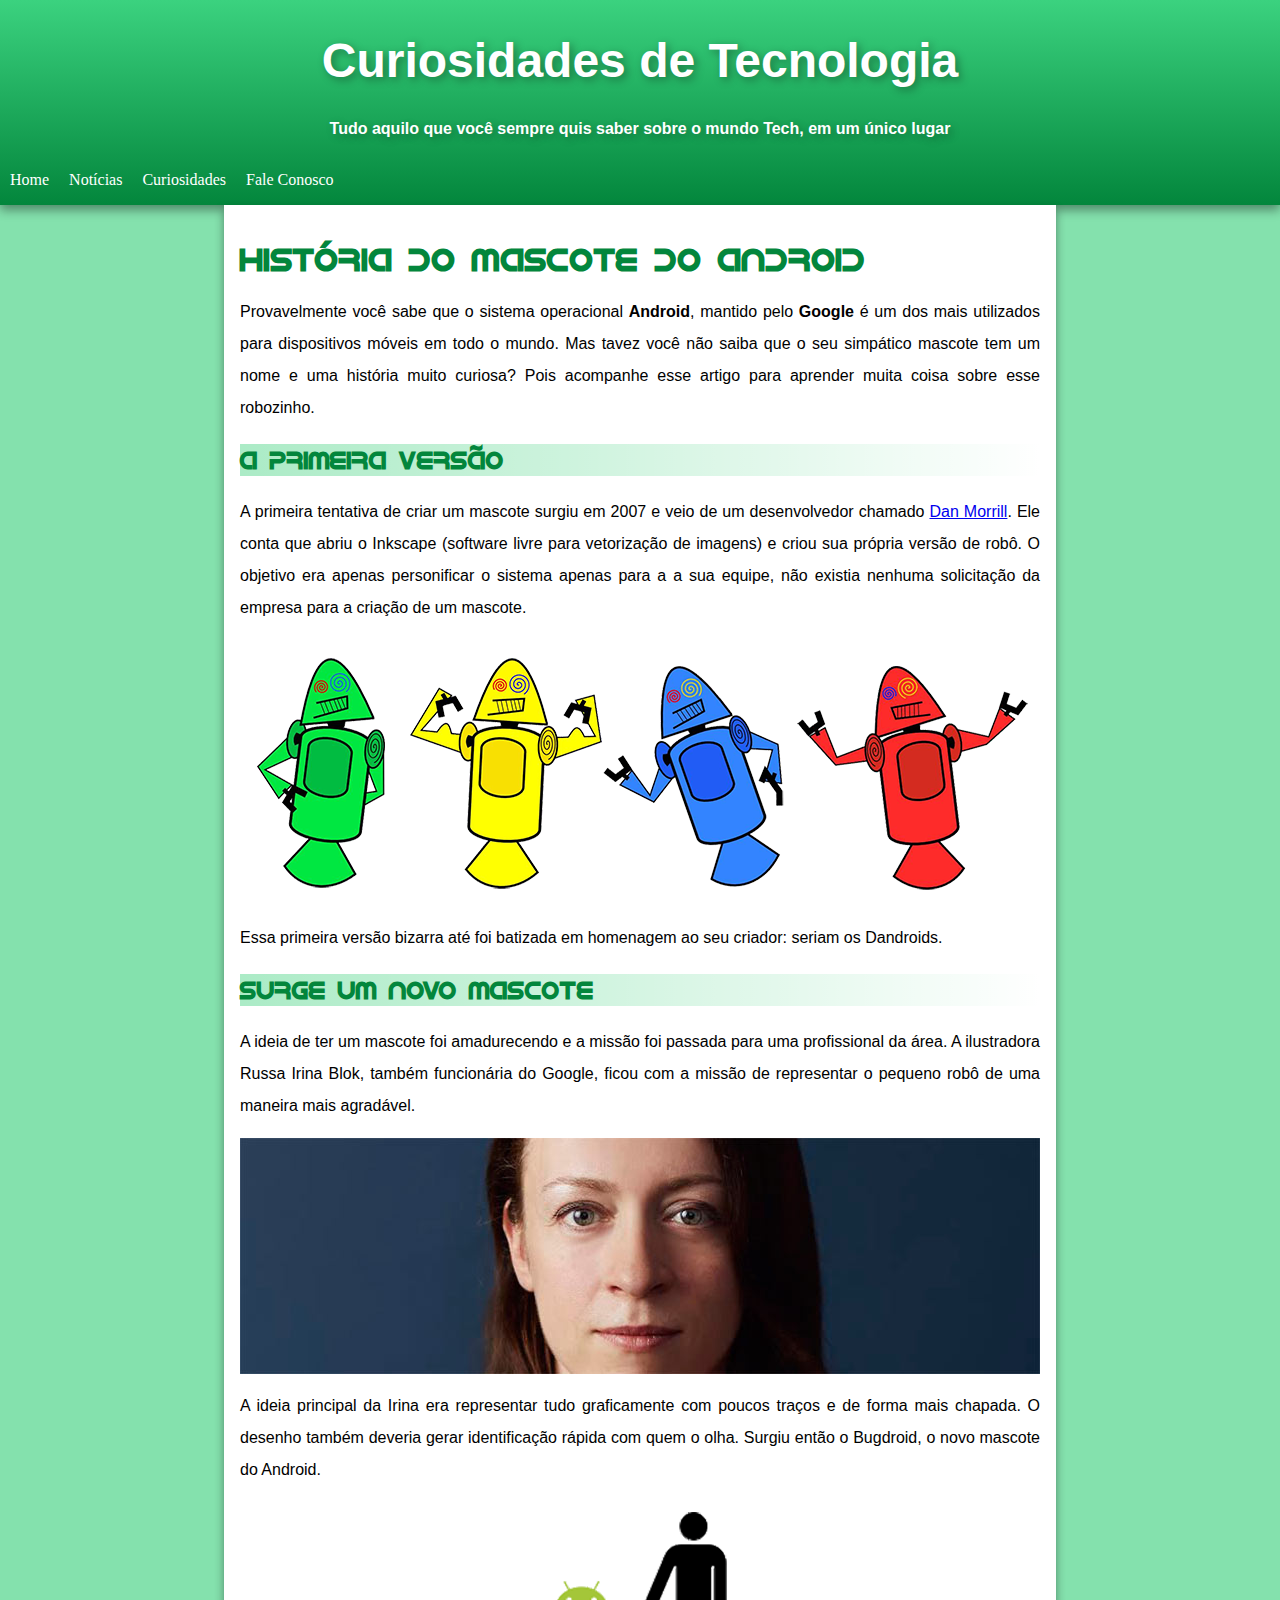
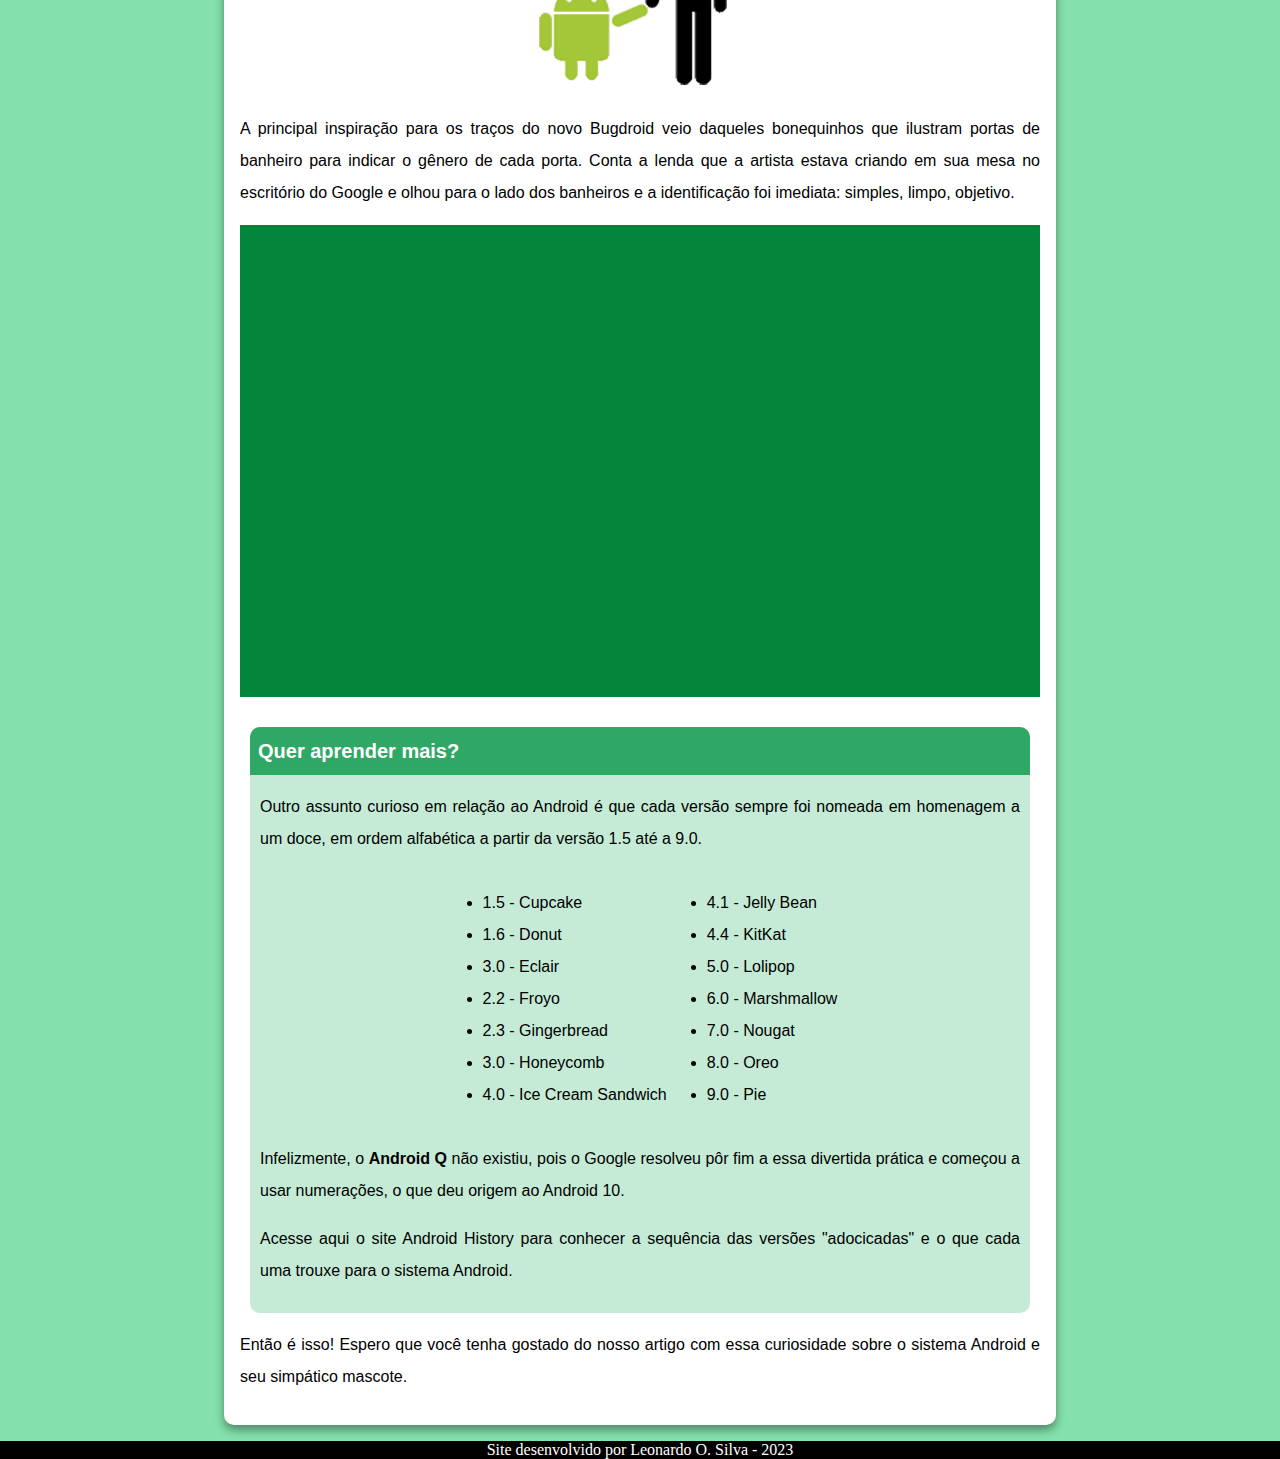
<file: template_01/index.html>
<!DOCTYPE html>
<html lang="pt-br">
<head>
    <meta charset="UTF-8">
    <meta http-equiv="X-UA-Compatible" content="IE=edge">
    <meta name="viewport" content="width=device-width, initial-scale=1.0">
    <title>Curiosidades de Tecnologia</title>
    <link rel="stylesheet" href="style.css">
    <link rel="shortcut icon" href="imagens/favicon.ico" type="image/x-icon">
</head>
<body>
    <header>
        <section id="txtcabeçalho">
            <h1>Curiosidades de Tecnologia</h1>
            <p><strong>Tudo aquilo que você sempre quis saber sobre o mundo Tech, em um único lugar</strong></p>
        </section>
        <section>
            <nav>
                <p>Home</p>
                <p>Notícias</p>
                <p>Curiosidades</p>
                <p>Fale Conosco</p>
            </nav>
        </section>
    </header>
    <main>
        <h1>História do Mascote do Android</h1>
        <p>Provavelmente você sabe que o sistema operacional <strong>Android</strong>, mantido pelo <strong>Google</strong> é um dos mais utilizados para dispositivos móveis em todo o mundo. Mas tavez você não saiba que o seu simpático mascote tem um nome e uma história muito curiosa? Pois acompanhe esse artigo para aprender muita coisa sobre esse robozinho.</p>
        <h2>A primeira versão</h2>
        <p>A primeira tentativa de criar um mascote surgiu em 2007 e veio de um desenvolvedor chamado <a href="https://androidcommunity.com/dan-morrill-shows-us-the-android-mascot-that-almost-was-20130103/" target="_blank" rel="dan-morril">Dan Morrill</a>. Ele conta que abriu o Inkscape (software livre para vetorização de imagens) e criou sua própria versão de robô. O objetivo era apenas personificar o sistema apenas para a a sua equipe, não existia nenhuma solicitação da empresa para a criação de um mascote.</p>
        <picture>
            <source media="(max-width: 860px)" srcset="imagens/dan-droids-pq.png">
            <img src="imagens/dan-droids.png" alt="robos">
        </picture>
        <p>Essa primeira versão bizarra até foi batizada em homenagem ao seu criador: seriam os Dandroids.</p>
        <h2>Surge um novo mascote</h2>
        <p>A ideia de ter um mascote foi amadurecendo e a missão foi passada para uma profissional da área. A ilustradora Russa Irina Blok, também funcionária do Google, ficou com a missão de representar o pequeno robô de uma maneira mais agradável.</p>
        <picture>
            <source media="(max-width: 860px)" srcset="imagens/irina-blok-pq.jpg" type="image/jpg">
            <img src="imagens/irina-blok.jpg" alt="irina-blok" type="image/jpg">
        </picture>
        <p>A ideia principal da Irina era representar tudo graficamente com poucos traços e de forma mais chapada. O desenho também deveria gerar identificação rápida com quem o olha. Surgiu então o Bugdroid, o novo mascote do Android.</p>
        <img src="imagens/bugdroid.png" alt="bugdroid">
        <p>A principal inspiração para os traços do novo Bugdroid veio daqueles bonequinhos que ilustram portas de banheiro para indicar o gênero de cada porta. Conta a lenda que a artista estava criando em sua mesa no escritório do Google e olhou para o lado dos banheiros e a identificação foi imediata: simples, limpo, objetivo.</p>
        <div id="video">
            <iframe width="560" height="315" src="https://www.youtube.com/embed/l2UDgpLz20M" title="YouTube video player" frameborder="0" allow="accelerometer; autoplay; clipboard-write; encrypted-media; gyroscope; picture-in-picture; web-share" allowfullscreen></iframe>
        </div>
        <div id="caixa">
            <h3>Quer aprender mais?</h3>
            <p>Outro assunto curioso em relação ao Android é que cada versão sempre foi nomeada em homenagem a um doce, em ordem alfabética a partir da versão 1.5 até a 9.0.</p>
            <div id="listacaixas">
                <div>
                    <ul>
                        <li>1.5 - Cupcake</li> 
                        <li>1.6 - Donut</li> 
                        <li>3.0 - Eclair</li> 
                        <li>2.2 - Froyo</li> 
                        <li>2.3 - Gingerbread</li> 
                        <li>3.0 - Honeycomb</li> 
                        <li>4.0 - Ice Cream Sandwich</li> 
                    <ul>
                </div>
                <div>
                    <ul>
                        <li>4.1 - Jelly Bean</li> 
                        <li>4.4 - KitKat</li> 
                        <li>5.0 - Lolipop</li> 
                        <li>6.0 - Marshmallow</li> 
                        <li>7.0 - Nougat</li> 
                        <li>8.0 - Oreo</li> 
                        <li>9.0 - Pie</li> 
                    </ul>
                </div>
            </div>
            <p>Infelizmente, o <strong>Android Q</strong> não existiu, pois o Google resolveu pôr fim a essa divertida prática e começou a usar numerações, o que deu origem ao Android 10.</p>
            <p>Acesse aqui o site Android History para conhecer a sequência das versões "adocicadas" e o que cada uma trouxe para o sistema Android.</p>
        </div>
        <p>Então é isso! Espero que você tenha gostado do nosso artigo com essa curiosidade sobre o sistema Android e seu simpático mascote.</p>
    </main>
    <footer>
        <p>Site desenvolvido por Leonardo O. Silva - 2023</p>
    </footer>
</body>
</html>
</file>
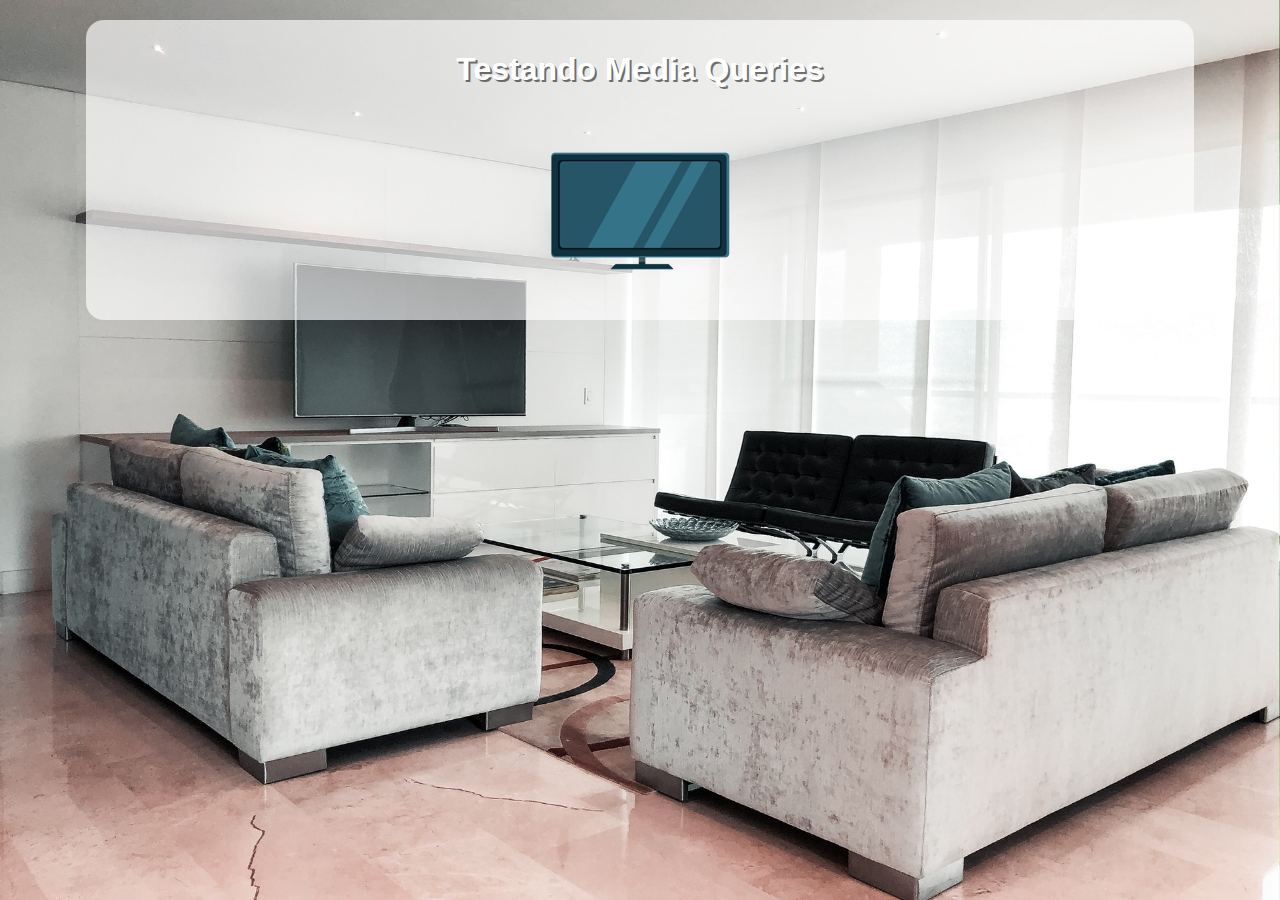
<file: template_03/index.html>
<!DOCTYPE html>
<html lang="pt-br">
<head>
    <meta charset="UTF-8">
    <meta http-equiv="X-UA-Compatible" content="IE=edge">
    <meta name="viewport" content="width=device-width, initial-scale=1.0">
    <title>Document</title>
    <link rel="stylesheet" href="mobile.css" media="all">
    <link rel="stylesheet" href="style.css">
</head>
<body>
    <main>
        <h1>Testando Media Queries</h1>
        <img id="mobile" src="imagens/icon-phone.png" alt="mobile">
        <img id="pc" src="imagens/icon-pc.png" alt="pc">
        <img id="print" src="imagens/icon-print.png" alt="print">
        <img id="tablet" src="imagens/icon-tablet.png" alt="tablet">
        <img id="tv" src="imagens/icon-tv.png" alt="tv">
    </main>
</body>
</html>
</file>
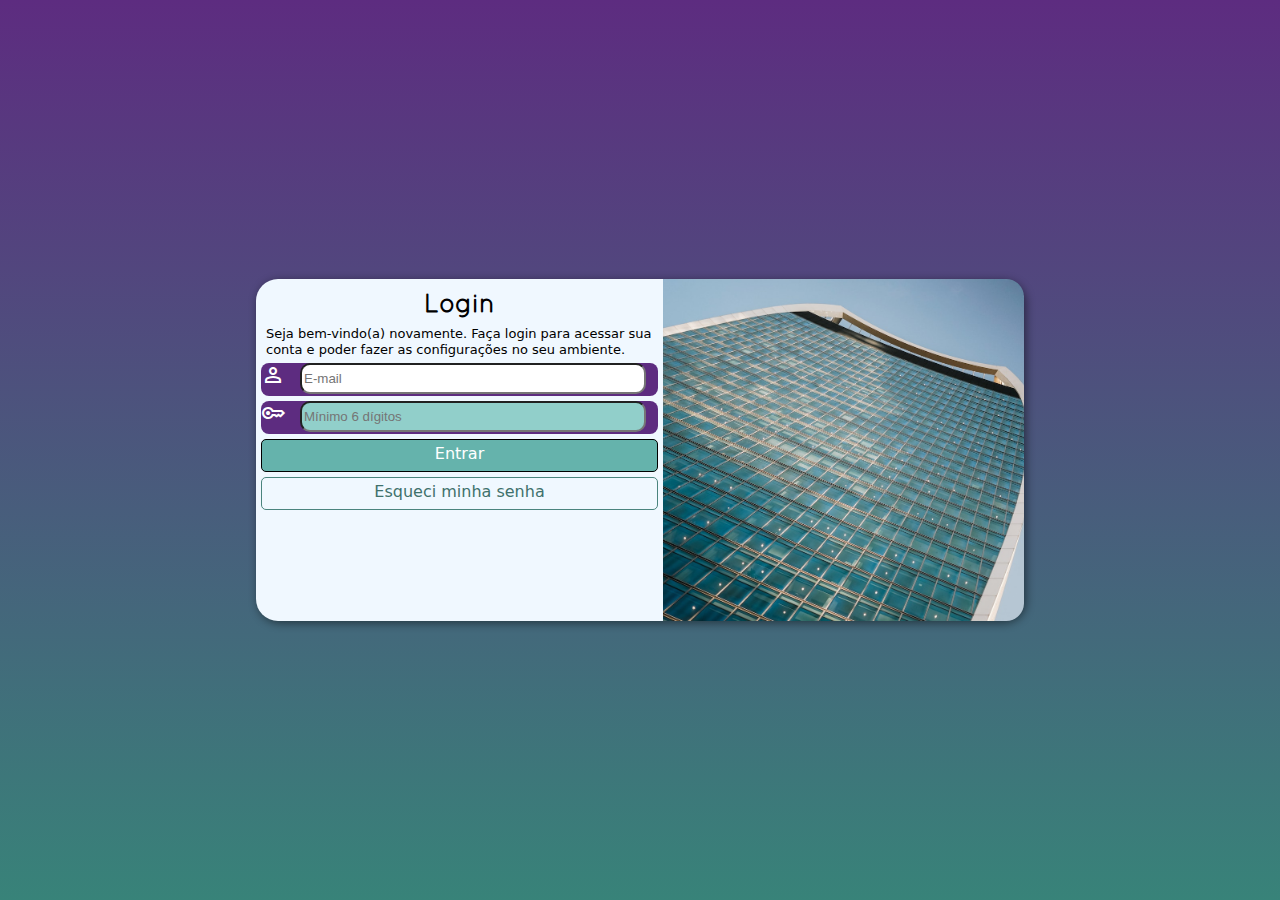
<file: template_04/index.html>
<!DOCTYPE html>
<html lang="pt-br">
<head>
    <meta charset="UTF-8">
    <meta http-equiv="X-UA-Compatible" content="IE=edge">
    <meta name="viewport" content="width=device-width, initial-scale=1.0">
    <title>Login</title>
    <link rel="stylesheet" href="https://fonts.googleapis.com/css2?family=Material+Symbols+Outlined:opsz,wght,FILL,GRAD@20..48,100..700,0..1,-50..200" />
    <link rel="stylesheet" href="mobile.css">
    <link rel="stylesheet" href="others.css">
</head>
<body>
    <main>
        <div id="photo"></div>
        <div id="camp">
            <div id="login">
                <h1>Login</h1>
                <p>Seja bem-vindo(a) novamente. Faça login para acessar sua conta e poder fazer as configurações no seu ambiente.</p>
            </div>
            <form action="post">
    
                <div class="caixa">
                    <label id="person" for="iemail"><span class="material-symbols-outlined">person</span></label>
                    <input type="email" name="email" id="iemail" required placeholder="E-mail" autocomplete="off">
                </div>
                
                <div class="caixa">
                    <label id="key" for="isenha"><span class="material-symbols-outlined">key</span></label>
                    <input type="password" name="senha" id="isenha" required placeholder="Mínimo 6 dígitos">
                </div>
                
                <div class="foot" id="entrar">
                    <p>Entrar</p>
                </div>
                <div class="foot" id="recovery">
                    <p>Esqueci minha senha</p>
                </div>
            </form>
        </div>
    </main>
</body>
</html>
</file>
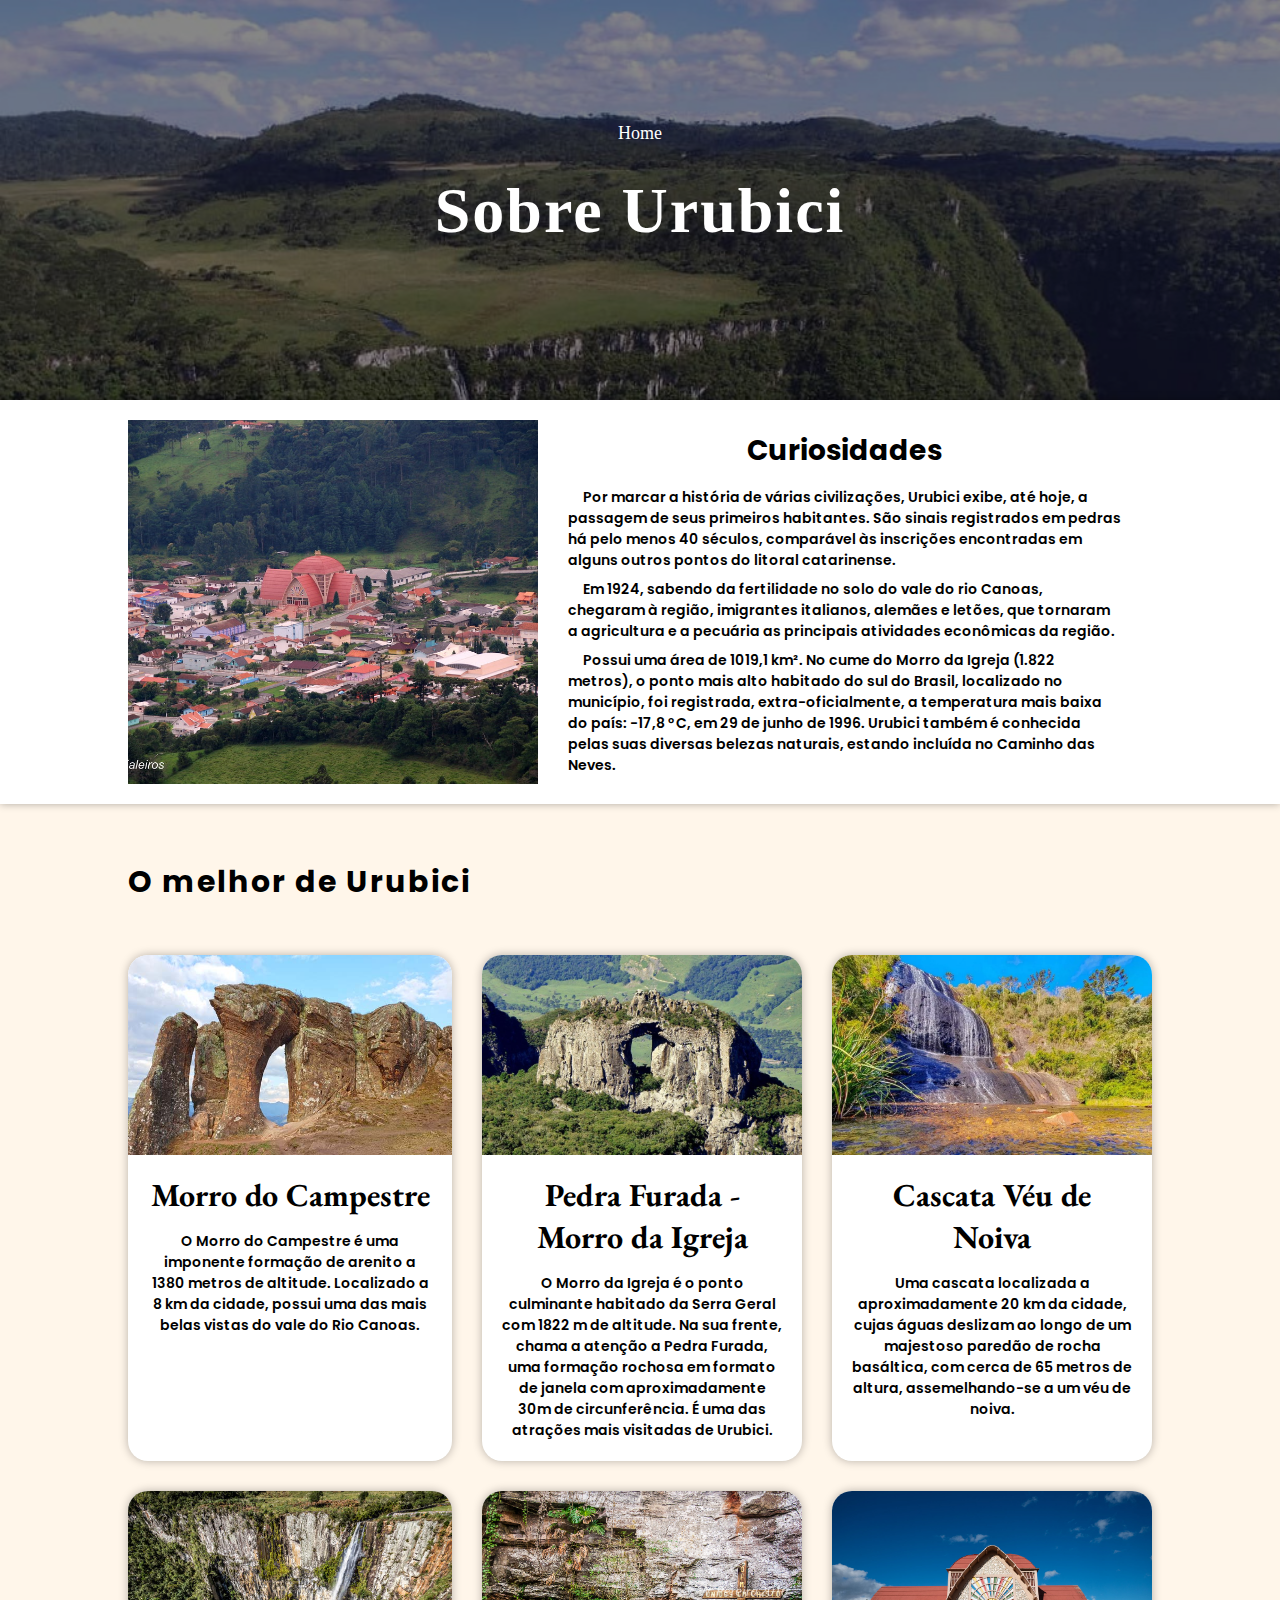
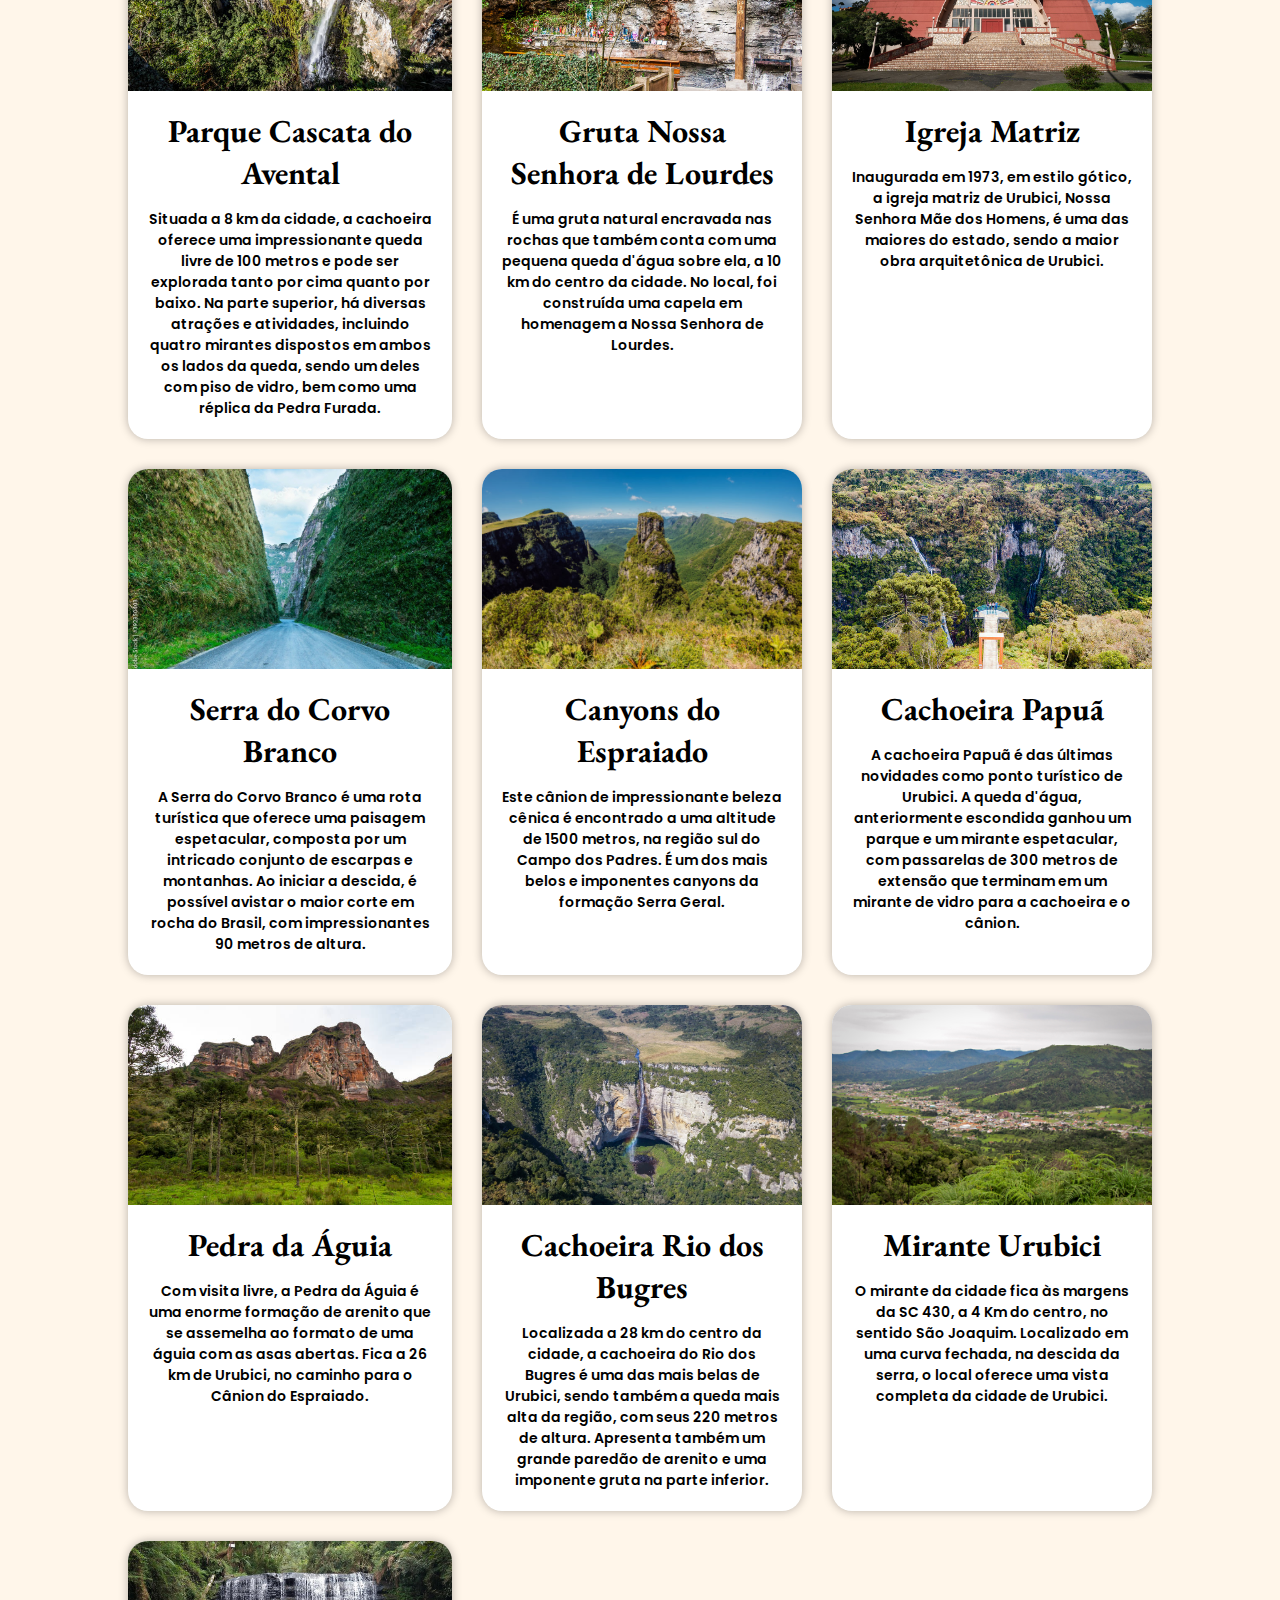
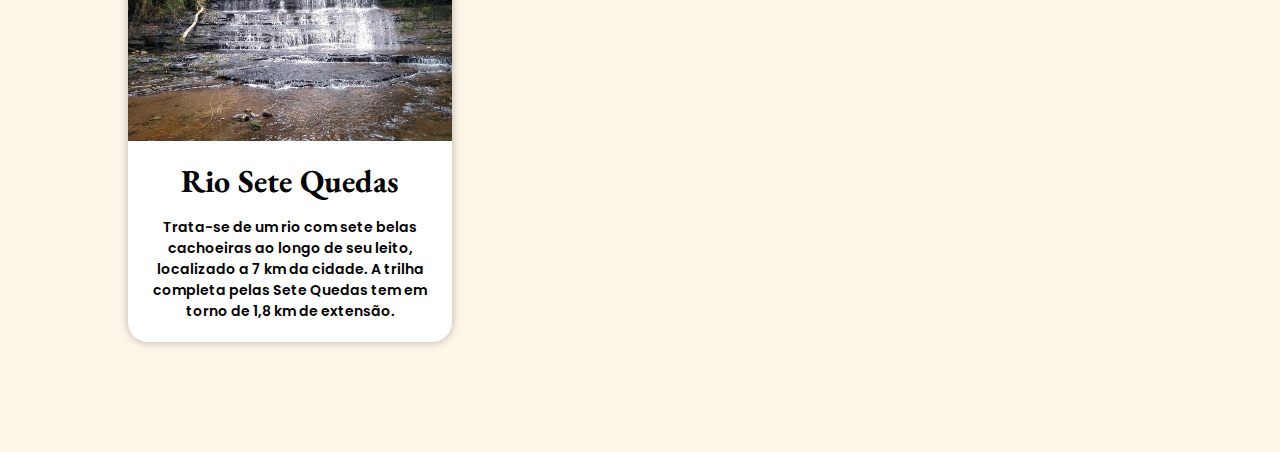
<file: template_05/index.html>
<!DOCTYPE html>
<html lang="pt-br">
<head>
    <meta charset="UTF-8">
    <meta http-equiv="X-UA-Compatible" content="IE=edge">
    <meta name="viewport" content="width=device-width, initial-scale=1.0">
    <title>Sobre Urubici</title>
    <link rel="stylesheet" href="style.css">
    <link rel="preconnect" href="https://fonts.googleapis.com">
    <link rel="preconnect" href="https://fonts.gstatic.com" crossorigin>
    <link href="https://fonts.googleapis.com/css2?family=EB+Garamond&display=swap" rel="stylesheet">

    <link rel="preconnect" href="https://fonts.googleapis.com">
    <link rel="preconnect" href="https://fonts.gstatic.com" crossorigin>
    <link href="https://fonts.googleapis.com/css2?family=Poppins:wght@200&display=swap" rel="stylesheet">
</head>
<body>
    <section class="banner-section">
        <div class="container banner" id="banner-container">
            <div class="banner-back">
                <a href="#">Home</a>
                <h1>Sobre Urubici</h1>
            </div>
        </div>
    </section>
    <section class="about-section">
        <div class="container about" id="about-container">
            <div class="about-content">
                <img src="images/about-city.jpg" alt="#">
                <div class="history-content">
                    <h2>Curiosidades</h2>
                    <p>Por marcar a história de várias civilizações, Urubici exibe, até hoje, a passagem de seus primeiros habitantes. São sinais registrados em pedras há pelo menos 40 séculos, comparável às inscrições encontradas em alguns outros pontos do litoral catarinense.</p>
                    <p>Em 1924, sabendo da fertilidade no solo do vale do rio Canoas, chegaram à região, imigrantes italianos, alemães e letões, que tornaram a agricultura e a pecuária as principais atividades econômicas da região.</p>
                    <p>Possui uma área de 1019,1 km². No cume do Morro da Igreja (1.822 metros), o ponto mais alto habitado do sul do Brasil, localizado no município, foi registrada, extra-oficialmente, a temperatura mais baixa do país: −17,8 °C, em 29 de junho de 1996. Urubici também é conhecida pelas suas diversas belezas naturais, estando incluída no Caminho das Neves.</p>
                </div>
            </div>
        </div>
    </section>
    <section class="top-explorer">
        <div class="top-content">
            <h2>O melhor de Urubici</h2>
        </div>
    </section>
    <section class="explorer-section">
        <div class="container explorer" id="explorer-container">
            <div class="item">
                <div class="pic">
                    <img src="images/morro-campestre.jpg" alt="">
                </div>
                <div class="description">
                    <h3>Morro do Campestre</h3>
                    <p>O Morro do Campestre é uma imponente formação de arenito a 1380 metros de altitude. Localizado a 8 km da cidade, possui uma das mais belas vistas do vale do Rio Canoas.</p>
                </div>
            </div>
            <div class="item">
                <div class="pic">
                    <img src="images/pedra-furada.jpg" alt="">
                </div>
                <div class="description">
                    <h3>Pedra Furada - Morro da Igreja</h3>
                    <p>O Morro da Igreja é o ponto culminante habitado da Serra Geral com 1822 m de altitude. Na sua frente, chama a atenção a Pedra Furada, uma formação rochosa em formato de janela com aproximadamente 30m de circunferência. É uma das atrações mais visitadas de Urubici.</p>
                </div>
            </div>
            <div class="item">
                <div class="pic">
                    <img src="images/cascata-veu-de-noiva.webp" alt="">
                </div>
                <div class="description">
                    <h3>Cascata Véu de Noiva</h3>
                    <p>Uma cascata localizada a aproximadamente 20 km da cidade, cujas águas deslizam ao longo de um majestoso paredão de rocha basáltica, com cerca de 65 metros de altura, assemelhando-se a um véu de noiva.</p>
                </div>
            </div>
            <div class="item">
                <div class="pic">
                    <img src="images/cascata-do-avental.jpg" alt="">
                </div>
                <div class="description">
                    <h3>Parque Cascata do Avental</h3>
                    <p>Situada a 8 km da cidade, a cachoeira oferece uma impressionante queda livre de 100 metros e pode ser explorada tanto por cima quanto por baixo. Na parte superior, há diversas atrações e atividades, incluindo quatro mirantes dispostos em ambos os lados da queda, sendo um deles com piso de vidro, bem como uma réplica da Pedra Furada.</p>
                </div>
            </div>
            <div class="item">
                <div class="pic">
                    <img src="images/gruta-lourdes.jpg" alt="">
                </div>
                <div class="description">
                    <h3>Gruta Nossa Senhora de Lourdes</h3>
                    <p>É uma gruta natural encravada nas rochas que também conta com uma pequena queda d'água sobre ela, a 10 km do centro da cidade. No local, foi construída uma capela em homenagem a Nossa Senhora de Lourdes.</p>
                </div>
            </div>
            <div class="item">
                <div class="pic">
                    <img src="images/igreja-matriz.jpg" alt="">
                </div>
                <div class="description">
                    <h3>Igreja Matriz</h3>
                    <p>Inaugurada em 1973, em estilo gótico, a igreja matriz de Urubici, Nossa Senhora Mãe dos Homens, é uma das maiores do estado, sendo a maior obra arquitetônica de Urubici.</p>
                </div>
            </div>
            <div class="item">
                <div class="pic">
                    <img src="images/serra-corvo-branco.jpg" alt="">
                </div>
                <div class="description">
                    <h3>Serra do Corvo Branco</h3>
                    <p>A Serra do Corvo Branco é uma rota turística que oferece uma paisagem espetacular, composta por um intricado conjunto de escarpas e montanhas. Ao iniciar a descida, é possível avistar o maior corte em rocha do Brasil, com impressionantes 90 metros de altura.</p>
                </div>
            </div>
            <div class="item">
                <div class="pic">
                    <img src="images/canyons-espraiado.jpeg" alt="">
                </div>
                <div class="description">
                    <h3>Canyons do Espraiado</h3>
                    <p>Este cânion de impressionante beleza cênica é encontrado a uma altitude de 1500 metros, na região sul do Campo dos Padres. É  um dos mais belos e imponentes canyons da formação Serra Geral.</p>
                </div>
            </div>
            <div class="item">
                <div class="pic">
                    <img src="images/cachoeira-papua.jpg" alt="">
                </div>
                <div class="description">
                    <h3>Cachoeira Papuã</h3>
                    <p>A cachoeira Papuã é das últimas novidades como ponto turístico de Urubici. A queda d'água, anteriormente escondida ganhou um parque e um mirante espetacular, com passarelas de 300 metros de extensão que terminam em um mirante de vidro para a cachoeira e o cânion.</p>
                </div>
            </div>
            <div class="item">
                <div class="pic">
                    <img src="images/pedra-da-aguia.jpg" alt="">
                </div>
                <div class="description">
                    <h3>Pedra da Águia
                    </h3>
                    <p>Com visita livre, a Pedra da Águia é uma enorme formação de arenito que se assemelha ao formato de uma águia com as asas abertas. Fica a 26 km de Urubici, no caminho para o Cânion do Espraiado.</p>
                </div>
            </div>
            <div class="item">
                <div class="pic">
                    <img src="images/rio-dos-bugres.jpg" alt="">
                </div>
                <div class="description">
                    <h3>Cachoeira Rio dos Bugres</h3>
                    <p>Localizada a 28 km do centro da cidade, a cachoeira do Rio dos Bugres é uma das mais belas de Urubici, sendo também a queda mais alta da região, com seus 220 metros de altura. Apresenta também um grande paredão de arenito e uma imponente gruta na parte inferior.</p>
                </div>
            </div>
            <div class="item">
                <div class="pic">
                    <img src="images/mirante-urubici.jpg" alt="">
                </div>
                <div class="description">
                    <h3>Mirante Urubici</h3>
                    <p>O mirante da cidade fica às margens da SC 430, a 4 Km do centro, no sentido São Joaquim. Localizado em uma curva fechada, na descida da serra, o local oferece uma vista completa da cidade de Urubici.</p>
                </div>
            </div>
            <div class="item">
                <div class="pic">
                    <img src="images/sete-rios.jpg" alt="">
                </div>
                <div class="description">
                    <h3>Rio Sete Quedas</h3>
                    <p>Trata-se de um rio com sete belas cachoeiras ao longo de seu leito, localizado a 7 km da cidade. A trilha completa pelas Sete Quedas tem em torno de 1,8 km de extensão.</p>
                </div>
            </div>
        </div>

    </section>
</body>
</html>
</file>
<file: template_01/style.css>
@font-face {
    font-family: "android";
    src: url(fontes/idroid.otf);
}


header {
    background-color: #03863c;
    background-image: linear-gradient(to bottom, #3BD27F, #00000000);
    color: #ffffff;
    text-align: center;
    box-shadow: 0px 5px 10px rgba(0, 0, 0, 0.393);
    
}

#txtcabeçalho {
    margin-top: 0px;
    padding: 1px;
}

#txtcabeçalho h1 {
    font-family: 'Franklin Gothic Medium', 'Arial Narrow', Arial, sans-serif;
    font-size: 48px;
    text-shadow: 3px 3px 8px rgba(0, 0, 0, 0.348);
}

#txtcabeçalho p {
    font-family: 'Franklin Gothic Medium', 'Arial Narrow', Arial, sans-serif;
    text-shadow: 3px 3px 8px rgba(0, 0, 0, 0.29);
    padding-left: 15px;
    padding-right: 15px;
}

nav{
    display: flex;
}

nav p {
    padding: 0px 10px 0px 10px;
}

nav p:hover {
    background-color: #84e1ac73;
    transition: 0.5s;
    border-radius: 10px;
}

body {
    background-color: #84E1AD;
    margin: 0;
    padding: 0;
}

body main {
    background-color: #fff;
    margin: auto;
    text-align: center;
    padding: 16px;
    text-align: justify;
    max-width: 800px;
    font-family: 'Gill Sans', 'Gill Sans MT', Calibri, 'Trebuchet MS', sans-serif;
    border-radius: 0px 0px 10px 10px;
    box-shadow: 0px 5px 10px rgba(0, 0, 0, 0.399);
    line-height: 2em;
}

body main h1 {
    font-family: 'android';
    text-align: left;
    color: #03863c;
}

body main h2 {
    font-family: 'android';
    text-align: left;
    color: #03863c;
    background-color: #84e1acae;
    background-image: linear-gradient(to right, #03863c00, #ffffff);
}

body main img {
    display: block;
    margin-left: auto;
    margin-right: auto;
}

#video {
    background-color: #03863c;
    padding-bottom: 59%;
    position: relative;
}

iframe {
    position: absolute;
    top: 5%;
    left: 5%;
    width: 90%;
    height: 90%;
}

#caixa h3 {
    background-color: #2FA866;
    color: #fff;
    border-radius: 10px 10px 0px 0px;
    padding: 8px;
    margin: -10px -10px 0px -10px;
    font-size: 20px;
}

#caixa {
    background-color: #C5EBD6;
    border-radius: 10px;
    padding: 0px 10px 10px 10px;
    margin-top: 40px;
    margin-left: 10px;
    margin-right: 10px;
}

#listacaixas {
    display: flex;
    justify-content: center;
}

footer {
    background-color: black;
    color: #fff;
    text-align: center;
    margin-bottom: -20px;
}
</file>
<file: template_03/mobile.css>
/* Css apenas para mobile (mobile */

body {
    margin: 0;
    padding: 0;
    background-image: url(imagens/back-phone.jpg);
    background-position: center center;
    background-repeat: no-repeat;
    background-size: cover;
    height: 97vh;
    font-family: Arial, Helvetica, sans-serif;
    color: rgb(255, 255, 255);
}

main {
    background-color: rgba(255, 255, 255, 0.649);
    width: 85vw;
    margin: auto;
    padding: 10px;
    margin-top: 20px;
    border-radius: 18px;
}

h1 {
    text-align: center;
    text-shadow: 2px 2px 0px rgba(0, 0, 0, 0.548);
}

img {
    display: block;
    margin: auto;
}

img#pc {display: none;}
img#print {display: none;}
img#tablet {display: none;}
img#tv {display: none;}
</file>
<file: template_03/style.css>
/* Css para todas as outras midias 

Tipycal device breakpoints dos dispositivos hj:
-----------------------------------------------
481px — 768px   telas pequenas e celular
769px — 992px   p/ tablets
992px — 1200px   p/ Desktops
1201px - ...   p/ telas grandes

para celular já foi feito no arquivo mobile.css, então agora devo fazer os outros.
*/

@media print {
    main {
        border: 1px solid black;
        width: 500px;
    }

    body h1 {
        color: black;
    }

    body::after {
        content: 'Impressão não inclui imagem de fundo.';
    }

    img#tablet {display: none;}
    img#pc {display: none;}
    img#print {display: block;}
    img#mobile {display: none;}
    img#tv {display: none;}
}

@media screen and (min-width: 769px) and (max-width: 992px) {
    /* Tablets */
    body {
        background-image: url(imagens/back-tablet.jpg);
    }
    
    img#tablet {display: block;}
    img#pc {display: none;}
    img#print {display: none;}
    img#mobile {display: none;}
    img#tv {display: none;}
}

@media screen and (min-width: 993px) and (max-width: 1200px) {
    /* Desktops */
    body {
        background-image: url(imagens/back-pc.jpg);
    }

    img#tablet {display: none;}
    img#pc {display: block;}
    img#print {display: none;}
    img#mobile {display: none;}
    img#tv {display: none;}
}

@media screen and (min-width: 1201px) {
     /* tvs */
     body {
        background-image: url(imagens/back-tv.jpg);
     }

    img#tablet {display: none;}
    img#pc {display: none;}
    img#print {display: none;}
    img#mobile {display: none;}
    img#tv {display: block;}
   
}
</file>
<file: template_04/mobile.css>
/*   Corpo, main e imagem   */

@font-face {
    font-family: 'modern';
    src: url(fontes/Quicksand-Regular.otf);
}

body {
    margin: 0;
    padding: 0;
    background-color: #5D2C80;
    position: relative;
    width: 100vw;
    height: 100vh;
    font-family: system-ui, -apple-system, BlinkMacSystemFont, 'Segoe UI', Roboto, Oxygen, Ubuntu, Cantarell, 'Open Sans', 'Helvetica Neue', sans-serif
}

main {
    background-color: aliceblue;
    width: 243px;
    min-height: 460px;
    position: absolute;
    top: 50%;
    left: 50%;
    transform: translate(-50%, -50%);
    border-radius: 22px;
    box-shadow: 2px 2px 10px rgba(0, 0, 0, 0.489);
}

#photo {
    background-image: url(imagens/pattern-building.jpg);
    border-radius: 22px 22px 0px 0px;
    height: 180px;
    background-size: cover;
    background-position: top center;
    display: block;
}

/*   Texto do login abaixo da imagem   */

#login {
    padding: 0px 10px;
    font-size: 13px;
}

#login h1 {
    text-align: center;
    margin: 8px;
    font-family: 'modern';
    font-weight: 900;
}

#login p {
    margin: 0;
    line-height: 16px;
}

/*   Caixas com ícone + formulario   */

.caixa {
    background-color: #5D2C80;
    height: 33px;
    margin: 5px;
    color: #fff;
    border-radius: 8px;
    display: block;

}

/*   Caixas apenas do formulario   */

.caixa input {
    height: 25px;
    width: 180px;
    border-radius: 10px;
    margin-left: 15px;
    position: absolute;}

#isenha{
    background-color: #91CFCA;
}

/*   Caixas abaixo do formulario   */

.foot p {
    border: 1px solid black;
    margin: 5px 5px;
    border-radius: 5px;
    padding: 4px;
    text-align: center;
}

#entrar p {
    background-color: #65b3ac;
    color: #fff;
}

#recovery p{
    border: 1px solid #4a847e;
    color: #3f716c;
}

#entrar p:hover {
    background-color: #3f716c;
    color: #fff;
    cursor: pointer;
}

#recovery p:hover {
    cursor: pointer;
    background-color: #79d9d1;
    color: #fff;
}
</file>
<file: template_04/others.css>
@media screen and (min-width: 768px) and (max-width: 1111px) {
    body {
        background-image: linear-gradient(to bottom, #5D2C80,#388379);
    }

    main {
        width: 60vw;
        min-height: 240px;
    }

    #photo {
        float: left;
        width: 18vw;
        height: 240px;
        border-radius: 22px 0px 0px 22px;
    }

    #camp {
        float: right;
        width: 40vw;
    }

    #login p {
        font-size: 1.4vw;
    }

    .caixa input {
        width: 30vw;
    }
}

@media screen and (min-width: 1111px) {
    body {
        background-image: linear-gradient(to bottom, #5D2C80,#388379);
    }

    main {
        width: 60vw;
        max-width: 780px;
        height: 38vh;
        min-height: 240px;
    }

    #photo {
        float: right;
        height: 100%;
        width: calc(47%);
        border-radius: 0px 18px 18px 0px;
    }

    #camp {
        float: left;
        width: calc(53%);
        height: 100%;
    }

    .caixa input {
        width: calc(44%);
    }

    #entrar p {
        padding-bottom: 8px;
    }

   #recovery p {
    padding-bottom: 8px;
   }
}
</file>
<file: template_05/style.css>
* {
    margin: 0;
    padding: 0;
}

body {
    background-color: rgb(255, 246, 234);
}

/**********************
    BANNER SECTION 
***********************/

.container.banner {
    width: 100%;
    height: 400px;
    background-image: url(images/banner.jpg);
    background-size: cover;
    background-position: bottom center;
    background-attachment: fixed;
}

.container.banner .banner-back {
    width: 100%;
    height: 100%;
    display: flex;
    flex-direction: column;
    align-items: center;
    justify-content: center;
    color: white;
    background-color: rgba(0, 0, 0, 0.47);
}

.container.banner h1 {
    letter-spacing: 2px;
    font-size: 4em;
}

.container.banner a {
    font-size: 18px;
    color: white;
    text-decoration: none;
    transform: translate(0px, -30px);
}

.container.banner a:hover {
    text-decoration: underline;
}

/**********************
    ABOUT SECTION 
***********************/

.container.about {
    width: 100%;
    height: auto;
    background-color: white;
    display: flex;
    justify-content: center;
    box-shadow: 0 0 8px rgba(0, 0, 0, 0.319);
}

.container.about .about-content {
    height: auto;
    width: 80%;
    margin: auto;
    display: flex;
    padding: 20px;
}

.container.about .about-content img {
    width: 40%;
    height: -1px;
    object-fit: cover;
}

.container.about .about-content .history-content {
    width: 60%;
    padding: 0px 30px;
    font-family: 'Poppins', sans-serif;
    font-weight: 600;
    font-size: 14px;
    color: black;
    padding-top: 10px;

}

.container.about .about-content .history-content h2 {
    text-align: center;
    margin-bottom: 15px;
    font-size: 2em;
}

.container.about .about-content .history-content p {
    margin-bottom: 8px;
    text-indent: 15px;
}

/**********************
  TOP EXPLORER SECTION 
***********************/

.top-explorer .top-content {
    width: 80%;
    margin: auto;
    font-family: 'Poppins', sans-serif;
    font-weight: 600;
    font-size: 20px;
    letter-spacing: 2px;
    margin-top: 55px;
    margin-bottom: 40px;
}

/**********************
    EXPLORER SECTION 
***********************/

.explorer-section {
    margin-bottom: 100px;
}

.container.explorer {
    width: 80%;
    margin: auto;
    padding: 10px;

    display: grid;
    grid-template-columns: auto auto auto;
    grid-auto-rows: auto auto auto auto auto;
    gap: 30px;
}

.container.explorer .item {
    border-radius: 20px;
    background-color: white;
    box-shadow: 0px 0px 10px rgba(0, 0, 0, 0.285);
}

.item .pic img{
    width: 100%;
    height: 200px;
    object-fit: cover;
    border-radius: 20px 20px 0px 0px;
}

.item .description {
    padding: 0px 20px;
    text-align: center;
}

.item .description h3 {
    font-family: 'EB Garamond', serif;
    font-size: 2em;
    padding: 15px 0px;
    
}

.item .description p {
    font-family: 'Poppins', sans-serif;
    font-weight: 600;
    color: black;
    font-size: 14px;
    padding-bottom: 20px;
}

@media screen and (min-width: 736px) and (max-width: 1100px) {
    .container.explorer {
        grid-template-columns: auto auto;
        grid-auto-rows: auto auto auto auto auto auto auto;
    }
}

@media screen and (max-width: 736px) {
    .container.explorer {
        grid-template-columns: auto;
        grid-auto-rows: auto auto auto auto auto auto auto auto auto auto auto auto auto ;
    }

    .container.banner {
        background-attachment: unset;
    }

    .container.about .about-content {
        flex-direction: column;
        align-items: center;
        width: 100%;
    }

    .container.about .about-content img {
        width: 80%;
    }

    .container.about .about-content .history-content {
        width: 80%;
    }
}

@media screen and (max-width: 564px) {
    .container.banner h1 {
        font-size: 11vw;
    }

    .container.banner a {
        font-size: 3vw;
    }
}

@media screen and (max-width: 420px) {
    .container.explorer {
        width: 80%;
    }
}
</file>
